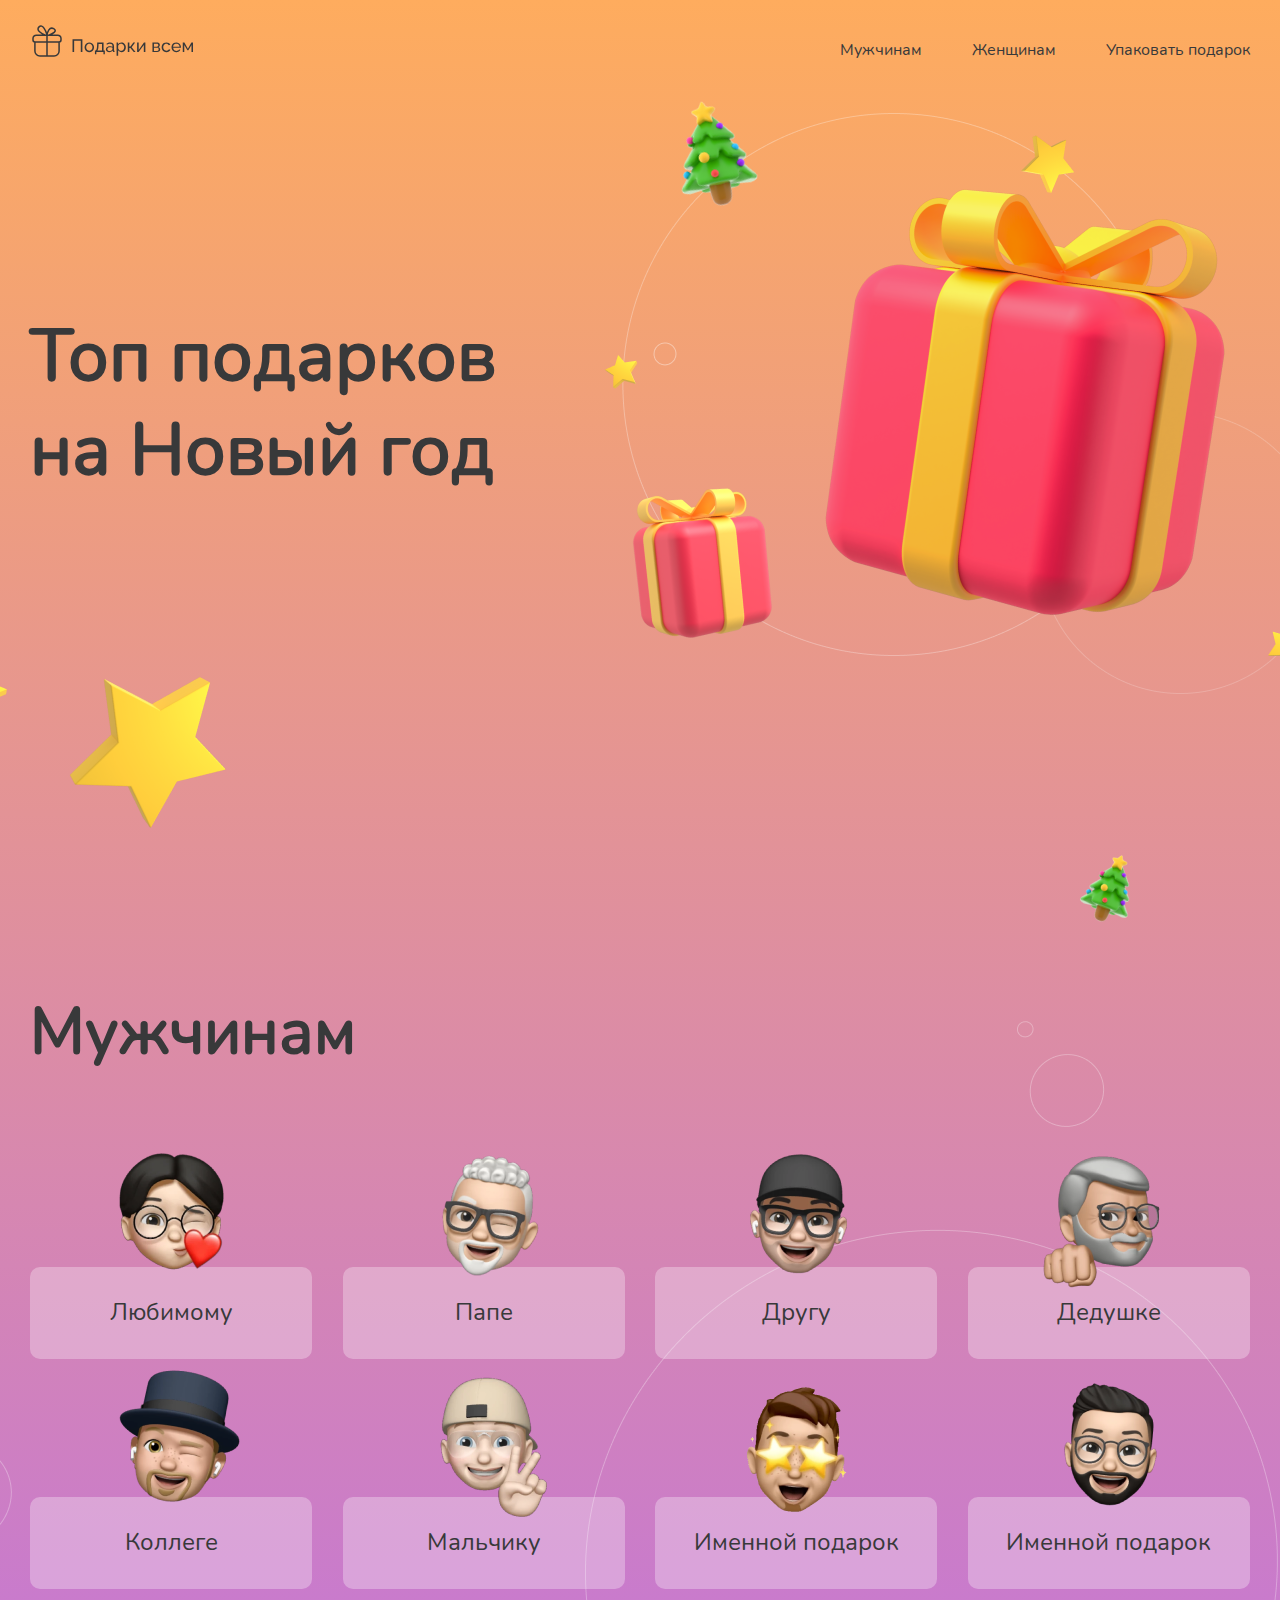
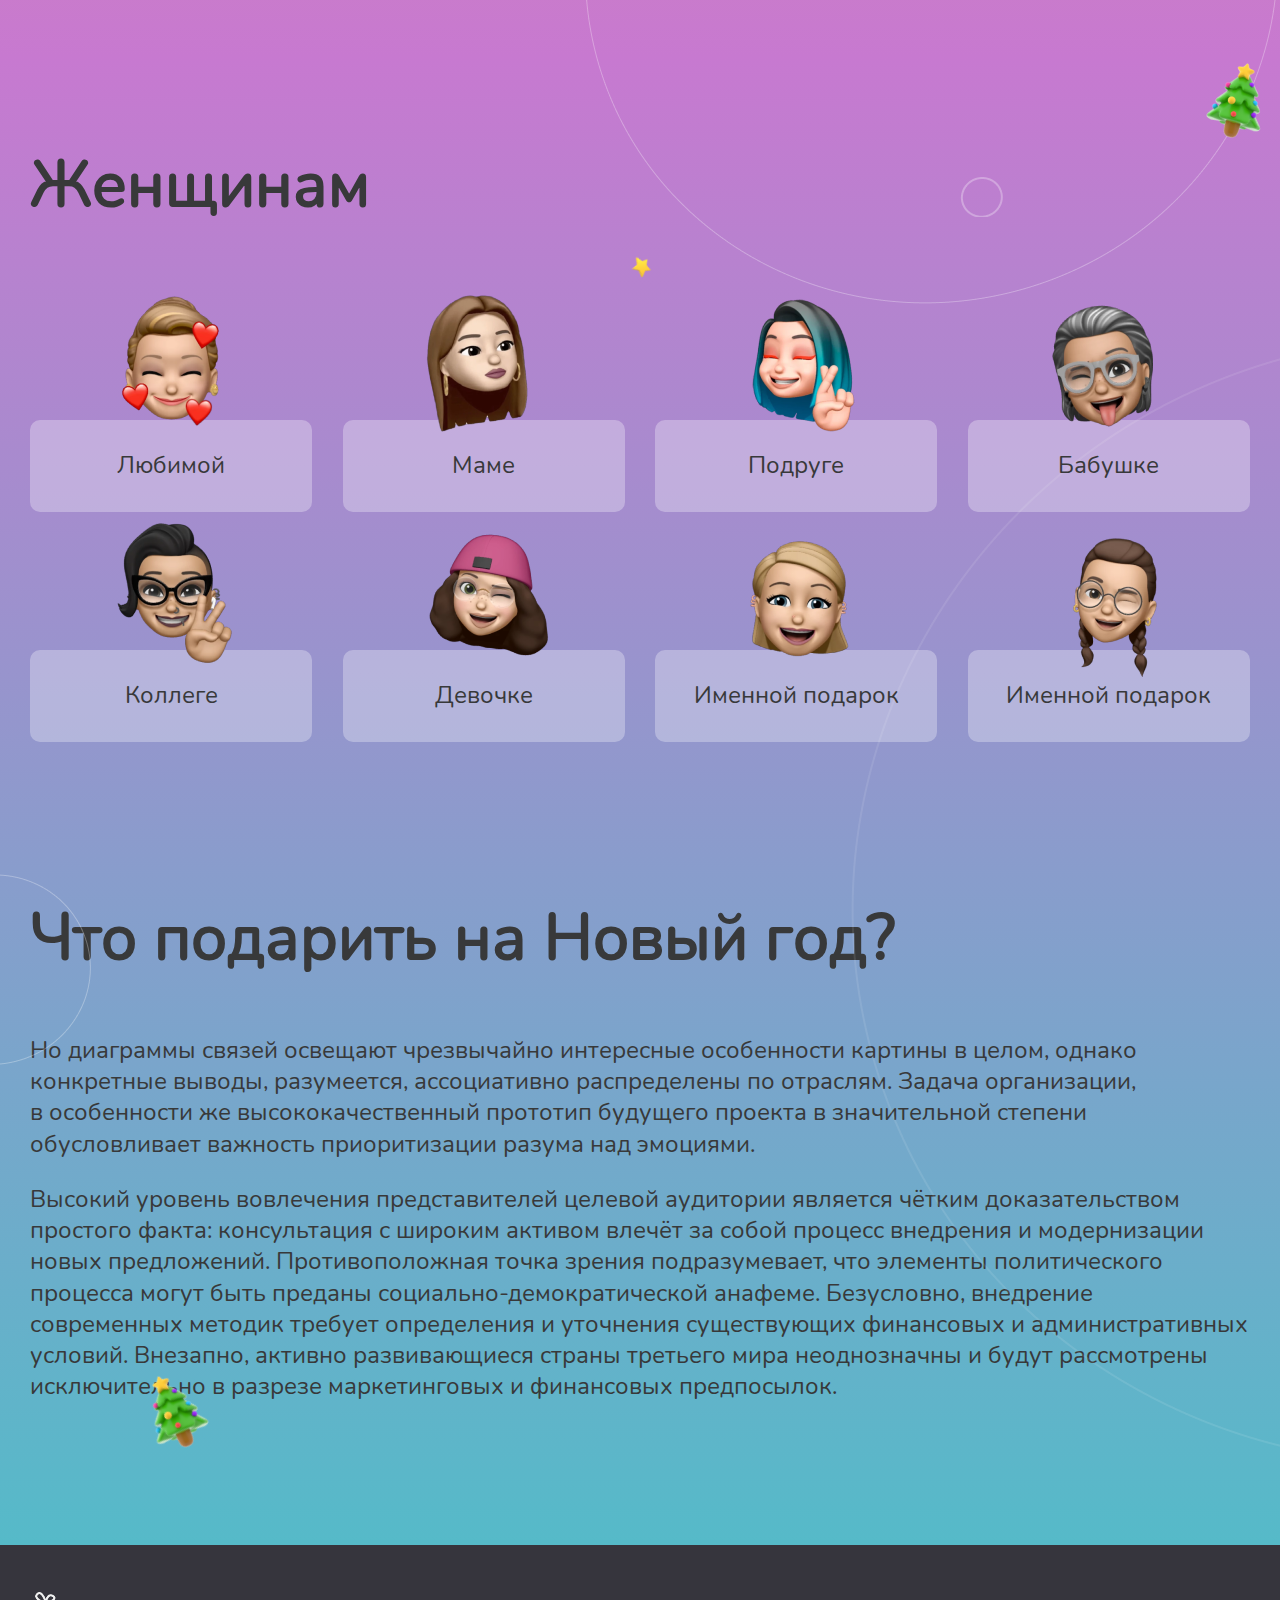
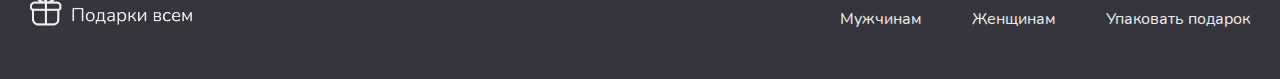
<file: index.html>
<!DOCTYPE html>
<html lang="ru">
<head>
    <title>Подарки на новый год для всех</title>
    <meta charset="UTF-8">
    <meta name="viewport" content="width=device-width,initial-scale=1.0,maximum-scale=1.0,user-scalable=no">
    <link rel="stylesheet" href="style/base.css">
    <link rel="stylesheet" href="style/popup.css">
    <link rel="stylesheet" href="style/mobile.css">
    <link rel="stylesheet" href="style/decoration.css">
    <link rel="stylesheet" href="style/header.css">
    <link rel="stylesheet" href="style/footer.css">
    <link rel="stylesheet" href="style/style.css">
    <script src="script.js"></script>
</head>
<body>

<div class="container">
    <header>
        <div class="logo">
            <img src="assets/logo.svg" alt="">
        </div>
        <nav class="navigation">
            <ul>
                <li class="header-li"><a href="">Мужчинам</a></li>
                <li class="header-li"><a href="">Женщинам</a></li>
                <li class="header-li"><a href="">Упаковать подарок</a></li>
            </ul>
        </nav>
        <div id="navigation-button">
            <img id="navigation-button__on" src="assets/menu.png" alt="">
            <img id="navigation-button__off" src="assets/close-menu.png" alt="">
        </div>
    </header>
</div>
<div class="container">
    <div class="title-container">
        <div class="mobile-decoration">
            <img id="mobile-circle-1" src="assets/mobile-decoration/circle-1.png" alt="">
            <img id="mobile-circle-2" src="assets/mobile-decoration/circle-2.png" alt="">
            <img id="mobile-circle-3" src="assets/mobile-decoration/circle-3.png" alt="">
            <img id="mobile-circle-4" src="assets/mobile-decoration/circle-3.png" alt="">
            <img id="mobile-christmas-tree" src="assets/mobile-decoration/christmas-tree.png" alt="">
            <img id="mobile-star-1" src="assets/mobile-decoration/star.png" alt="">
            <img id="mobile-star-2" src="assets/mobile-decoration/star.png" alt="">
            <img id="mobile-star-3" src="assets/mobile-decoration/star.png" alt="">
            <img id="mobile-gift-1" src="assets/mobile-decoration/gift.png" alt="">
            <img id="mobile-gift-2" src="assets/mobile-decoration/gift.png" alt="">
        </div>
        <div class="main-title">
            <h1>Топ подарков на Новый год</h1>
        </div>
    </div>

    <div class="desktop-decoration">
        <img id="circle-1" src="assets/decoration/circle/circle-1.png" alt="">
        <img id="circle-2" src="assets/decoration/circle/circle-2.png" alt="">
        <img id="circle-3" src="assets/decoration/circle/circle-3.png" alt="">
        <img id="gift-1" src="assets/decoration/gift/gift-1.png" alt="">
        <img id="gift-2" src="assets/decoration/gift/gift-2.png" alt="">
        <img id="star-1" src="assets/decoration/star/star-1.png" alt="">
        <img id="star-2" src="assets/decoration/star/star-2.png" alt="">
        <img id="christmas-tree" src="assets/decoration/christmas-tree/christmas-tree-1.png" alt="">
    </div>

    <div class="decorations">
        <img id="circle-4" src="assets/decoration/circle/micro-circle-1.png" alt="">
        <img id="circle-5" src="assets/decoration/circle/circle-5.png" alt="">
        <img id="circle-6" src="assets/decoration/circle/circle-6.png" alt="">
        <img id="circle-7" src="assets/decoration/circle/circle-7.png" alt="">
        <img id="circle-8" src="assets/decoration/circle/circle-8.png" alt="">
        <img id="circle-9" src="assets/decoration/circle/circle-9.png" alt="">
        <img id="circle-10" src="assets/decoration/circle/circle-10.png" alt="">
        <img id="circle-11" src="assets/decoration/circle/circle-11.png" alt="">

        <img id="christmas-tree-2" src="assets/decoration/christmas-tree/christmas-tree-2.png" alt="">
        <img id="christmas-tree-3" src="assets/decoration/christmas-tree/christmas-tree-3.png" alt="">
        <img id="christmas-tree-4" src="assets/decoration/christmas-tree/christmas-tree-3.png" alt="">

        <img id="star-3" src="assets/decoration/star/star-3.png" alt="">
        <img id="star-4" src="assets/decoration/star/star-4.png" alt="">
        <img id="star-5" src="assets/decoration/star/star-5.png" alt="">
        <img id="star-6" src="assets/decoration/star/star-6.png" alt="">
        <img id="star-7" src="assets/decoration/star/star-7.png" alt="">
        <img id="star-8" src="assets/decoration/star/star-8.png" alt="">
        <img id="star-9" src="assets/decoration/star/star-8.png" alt="">
        <img id="star-10" src="assets/decoration/star/star-3.png" alt="">
        <img id="star-11" src="assets/decoration/star/star-5.png" alt="">
        <img id="star-12" src="assets/decoration/star/star-8.png" alt="">
        <img id="star-13" src="assets/decoration/star/star-8.png" alt="">
        <img id="star-14" src="assets/decoration/star/star-9.png" alt="">
        <img id="star-15" src="assets/decoration/star/star-9.png" alt="">

    </div>

    <h2>Мужчинам</h2>

    <div id="card-container-men">
        <div class="card">
            <div class="card__title-background"></div>
            <div class="card__title">Любимому</div>
            <div class="card__image">
                <img src="assets/peoples/Memoji%20Boys%2010-8-8.png" alt="">
            </div>
        </div>
        <div class="card">
            <div class="card__title-background"></div>
            <div class="card__title">Папе</div>
            <div class="card__image">
                <img src="assets/peoples/Memoji%20Boys%2010-8-10.png" alt="">
            </div>
        </div>
        <a class="card" href="friend">
            <div class="card__title-background"></div>
            <div class="card__title">Другу</div>
            <div class="card__image">
                <img src="assets/peoples/Memoji%20Boys%2010-8-12.png" alt="">
            </div>
        </a>
        <div class="card">
            <div class="card__title-background"></div>
            <div class="card__title">Дедушке</div>
            <div class="card__image">
                <img src="assets/peoples/Memoji%20Boys%2010-8-14.png" alt="">
            </div>
        </div>
        <div class="card">
            <div class="card__title-background"></div>
            <div class="card__title">Коллеге</div>
            <div class="card__image">
                <img src="assets/peoples/Memoji%20Boys%2010-8-9.png" alt="">
            </div>
        </div>
        <div class="card">
            <div class="card__title-background"></div>
            <div class="card__title">Мальчику</div>
            <div class="card__image">
                <img src="assets/peoples/Memoji%20Boys%2010-8-11.png" alt="">
            </div>
        </div>
        <div class="card">
            <div class="card__title-background"></div>
            <div class="card__title">Именной подарок</div>
            <div class="card__image">
                <img src="assets/peoples/Memoji%20Boys%2010-8-13.png" alt="">
            </div>
        </div>
        <div class="card">
            <div class="card__title-background"></div>
            <div class="card__title">Именной подарок</div>
            <div class="card__image">
                <img src="assets/peoples/Memoji%20Boys%2010-8-15.png" alt="">
            </div>
        </div>
    </div>
    <div id="mobile-card-container-men">
        <div class="card">
            <div class="card__title-background"></div>
            <div class="card__title">Любимому</div>
            <div class="card__image">
                <img src="assets/peoples/mobile/Memoji%20Boys%2010-8-8.png" alt="">
            </div>
        </div>
        <div class="card">
            <div class="card__title-background"></div>
            <div class="card__title">Папе</div>
            <div class="card__image">
                <img src="assets/peoples/mobile/Memoji%20Boys%2010-8-9.png" alt="">
            </div>
        </div>
        <a class="card" href="friend">
            <div class="card__title-background"></div>
            <div class="card__title">Другу</div>
            <div class="card__image">
                <img src="assets/peoples/mobile/Memoji%20Boys%2010-8-10.png" alt="">
            </div>
        </a>
        <div class="card">
            <div class="card__title-background"></div>
            <div class="card__title">Дедушке</div>
            <div class="card__image">
                <img src="assets/peoples/mobile/Memoji%20Boys%2010-8-11.png" alt="">
            </div>
        </div>
        <div class="card">
            <div class="card__title-background"></div>
            <div class="card__title">Коллеге</div>
            <div class="card__image">
                <img src="assets/peoples/mobile/Memoji%20Boys%2010-8-12.png" alt="">
            </div>
        </div>
        <div class="card">
            <div class="card__title-background"></div>
            <div class="card__title">Мальчику</div>
            <div class="card__image">
                <img src="assets/peoples/mobile/Memoji%20Boys%2010-8-13.png" alt="">
            </div>
        </div>
        <div class="card">
            <div class="card__title-background"></div>
            <div class="card__title">Именной подарок</div>
            <div class="card__image">
                <img src="assets/peoples/mobile/Memoji%20Boys%2010-8-14.png" alt="">
            </div>
        </div>
        <div class="card">
            <div class="card__title-background"></div>
            <div class="card__title">Именной подарок</div>
            <div class="card__image">
                <img src="assets/peoples/mobile/Memoji%20Boys%2010-8-15.png" alt="">
            </div>
        </div>
    </div>

    <div class="block-separator"></div>

    <h2>Женщинам</h2>
    <div id="card-container-women">
        <div class="card">
            <div class="card__title-background"></div>
            <div class="card__title">Любимой</div>
            <div class="card__image">
                <img src="assets/peoples/Memoji%20Boys%2010-8.png" alt="">
            </div>
        </div>
        <div class="card">
            <div class="card__title-background"></div>
            <div class="card__title">Маме</div>
            <div class="card__image">
                <img src="assets/peoples/Memoji%20Boys%2010-8-2.png" alt="">
            </div>
        </div>
        <div class="card">
            <div class="card__title-background"></div>
            <div class="card__title">Подруге</div>
            <div class="card__image">
                <img src="assets/peoples/Memoji%20Boys%2010-8-4.png" alt="">
            </div>
        </div>
        <div class="card">
            <div class="card__title-background"></div>
            <div class="card__title">Бабушке</div>
            <div class="card__image">
                <img src="assets/peoples/Memoji%20Boys%2010-8-6.png" alt="">
            </div>
        </div>
        <div class="card">
            <div class="card__title-background"></div>
            <div class="card__title">Коллеге</div>
            <div class="card__image">
                <img src="assets/peoples/Memoji%20Boys%2010-8-1.png" alt="">
            </div>
        </div>
        <div class="card">
            <div class="card__title-background"></div>
            <div class="card__title">Девочке</div>
            <div class="card__image">
                <img src="assets/peoples/Memoji%20Boys%2010-8-3.png" alt="">
            </div>
        </div>
        <div class="card">
            <div class="card__title-background"></div>
            <div class="card__title">Именной подарок</div>
            <div class="card__image">
                <img src="assets/peoples/Memoji%20Boys%2010-8-5.png" alt="">
            </div>
        </div>
        <div class="card">
            <div class="card__title-background"></div>
            <div class="card__title">Именной подарок</div>
            <div class="card__image">
                <img src="assets/peoples/Memoji%20Boys%2010-8-7.png" alt="">
            </div>
        </div>
    </div>
    <div id="mobile-card-container-women">
        <div class="card">
            <div class="card__title-background"></div>
            <div class="card__title">Любимой</div>
            <div class="card__image">
                <img src="assets/peoples/mobile/Memoji%20Boys%2010-8.png" alt="">
            </div>
        </div>
        <div class="card">
            <div class="card__title-background"></div>
            <div class="card__title">Маме</div>
            <div class="card__image">
                <img src="assets/peoples/mobile/Memoji%20Boys%2010-8-2.png" alt="">
            </div>
        </div>
        <div class="card">
            <div class="card__title-background"></div>
            <div class="card__title">Подруге</div>
            <div class="card__image">
                <img src="assets/peoples/mobile/Memoji%20Boys%2010-8-4.png" alt="">
            </div>
        </div>
        <div class="card">
            <div class="card__title-background"></div>
            <div class="card__title">Бабушке</div>
            <div class="card__image">
                <img src="assets/peoples/mobile/Memoji%20Boys%2010-8-6.png" alt="">
            </div>
        </div>
        <div class="card">
            <div class="card__title-background"></div>
            <div class="card__title">Коллеге</div>
            <div class="card__image">
                <img src="assets/peoples/mobile/Memoji%20Boys%2010-8-1.png" alt="">
            </div>
        </div>
        <div class="card">
            <div class="card__title-background"></div>
            <div class="card__title">Девочке</div>
            <div class="card__image">
                <img src="assets/peoples/mobile/Memoji%20Boys%2010-8-3.png" alt="">
            </div>
        </div>
        <div class="card">
            <div class="card__title-background"></div>
            <div class="card__title">Именной подарок</div>
            <div class="card__image">
                <img src="assets/peoples/mobile/Memoji%20Boys%2010-8-5.png" alt="">
            </div>
        </div>
        <div class="card">
            <div class="card__title-background"></div>
            <div class="card__title">Своими руками</div>
            <div class="card__image">
                <img src="assets/peoples/mobile/Memoji%20Boys%2010-8-7.png" alt="">
            </div>
        </div>
    </div>

    <div class="block-separator"></div>

    <h2 class="last-block">Что подарить на Новый год?</h2>
    <p class="text">Но диаграммы связей освещают чрезвычайно интересные особенности картины в целом, однако конкретные
        выводы,
        разумеется, ассоциативно распределены по отраслям. Задача организации, в особенности же высококачественный
        прототип будущего проекта в значительной степени обусловливает важность приоритизации разума над эмоциями.
    </p>

    <div class="description">
        <p class="text">Высокий уровень вовлечения представителей целевой аудитории является чётким доказательством
            простого
            факта:
            консультация с широким активом влечёт за собой процесс внедрения и модернизации новых предложений.
            Противоположная точка зрения подразумевает, что элементы политического процесса могут быть преданы
            социально-демократической анафеме. Безусловно, внедрение современных методик требует определения и уточнения
            существующих финансовых и административных условий. Внезапно, активно развивающиеся страны третьего мира
            неоднозначны и будут рассмотрены исключительно в разрезе маркетинговых и финансовых предпосылок.</p>
    </div>
</div>


<div id="shadow" class="hide"></div>

<div id="mobile-popup">
    <div class="logo">
        <img src="assets/logo.svg" alt="">
    </div>
    <nav>
        <ul>
            <li class="popup-li"><a href="">Мужчинам</a></li>
            <li class="popup-li"><a href="">Женщинам</a></li>
            <li class="popup-li"><a href="">Упаковать подарок</a></li>
        </ul>
    </nav>
</div>

<footer>
    <div class="container footer">
        <div class="logo">
            <img height="34" src="assets/white-logo.png" alt="">
        </div>
        <nav>
            <ul class="footer-ul">
                <li><a class="footer-li" href="">Мужчинам</a></li>
                <li><a class="footer-li" href="">Женщинам</a></li>
                <li><a class="footer-li" href="">Упаковать подарок</a></li>
            </ul>
        </nav>
    </div>
</footer>
</body>
</html>
</file>
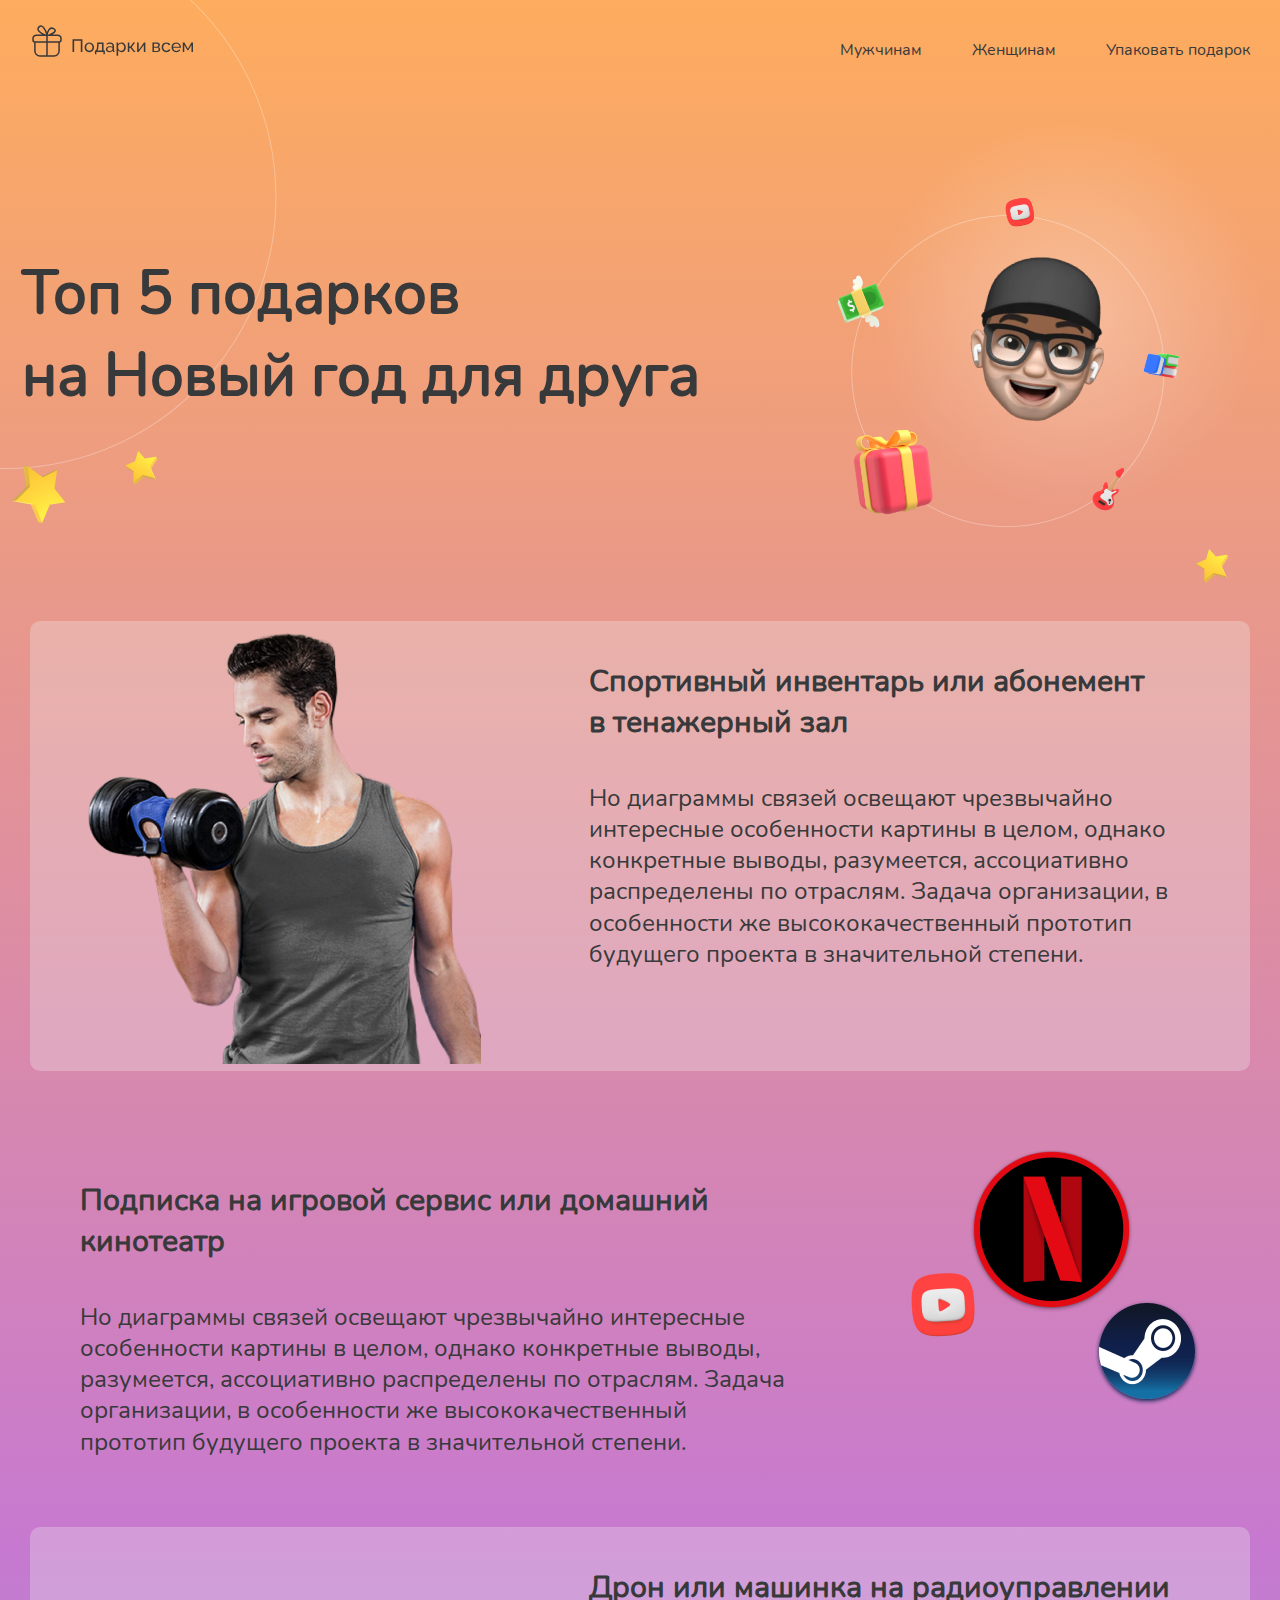
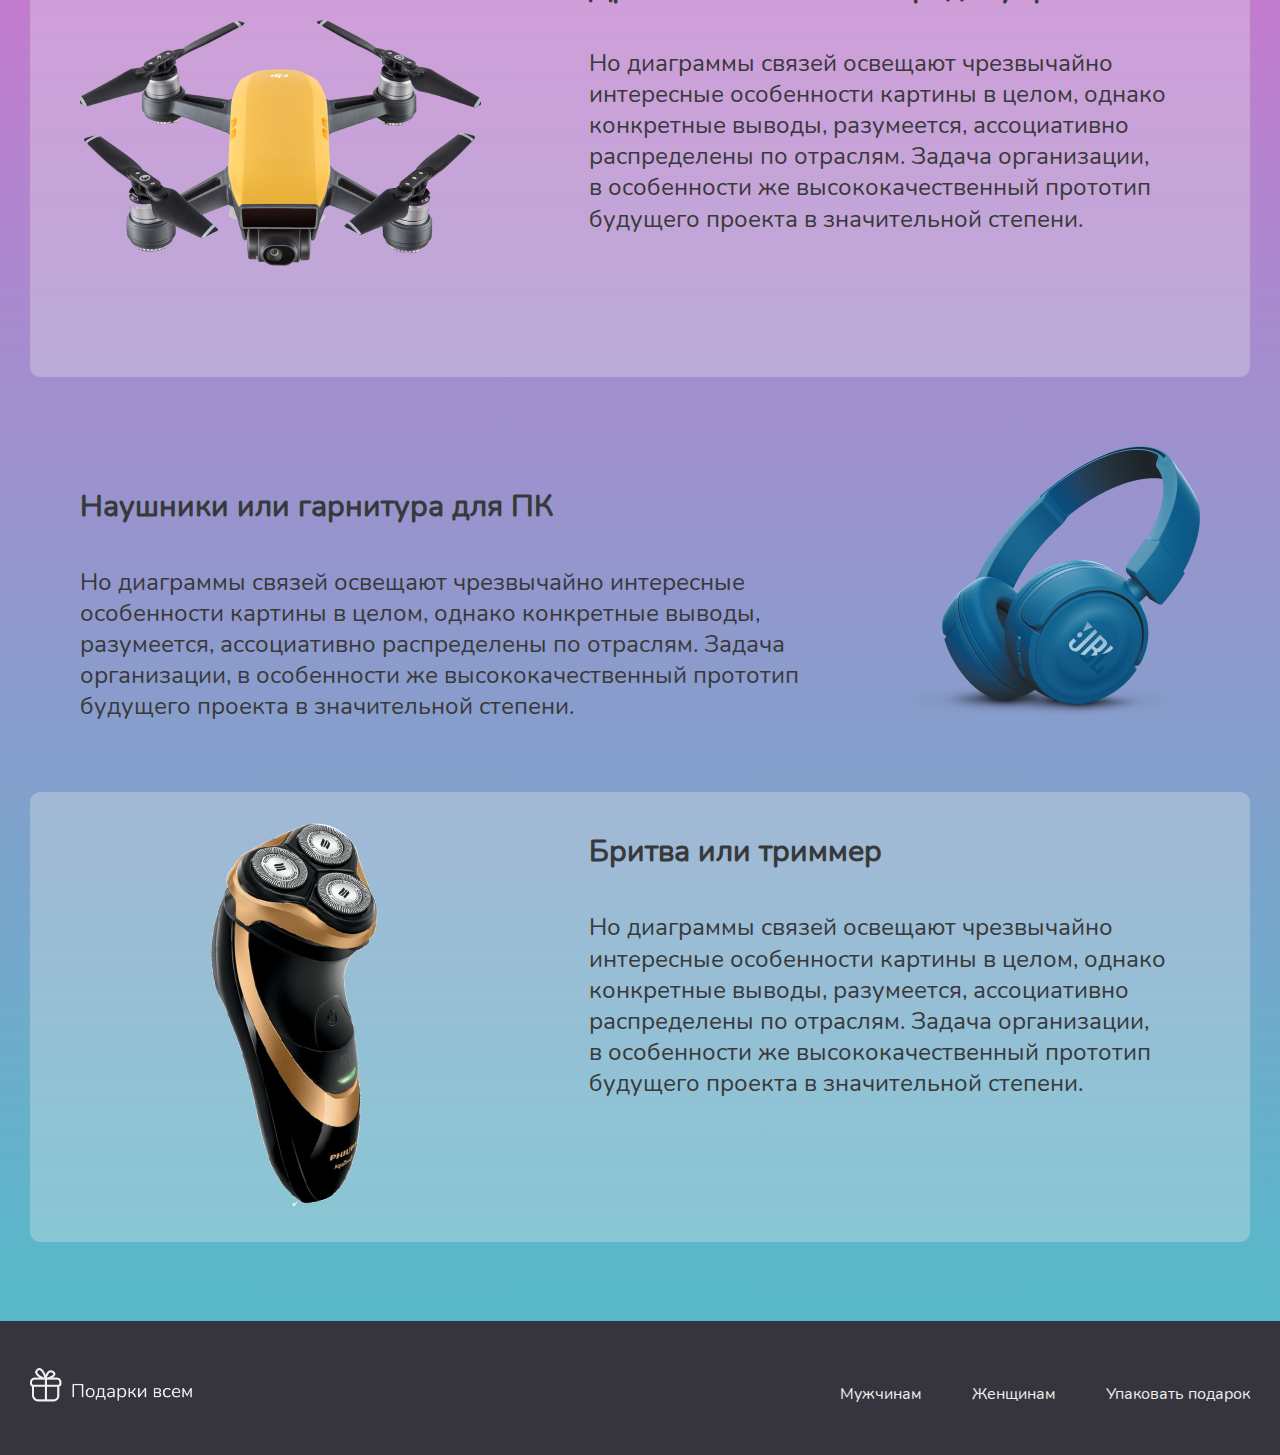
<file: friend/index.html>
<!DOCTYPE html>
<html lang="ru">
<head>
    <meta charset="UTF-8">
    <title>Подарки на новый год для друга</title>
    <meta name="viewport" content="width=device-width,initial-scale=1.0,maximum-scale=1.0,user-scalable=no">
    <link rel="stylesheet" href="style.css">
    <link rel="stylesheet" href="../style/base.css">
    <link rel="stylesheet" href="../style/footer.css">
    <link rel="stylesheet" href="../style/header.css">
    <link rel="stylesheet" href="../style/popup.css">
    <script src="../script.js"></script>
    <script async src="https://pagead2.googlesyndication.com/pagead/js/adsbygoogle.js?client=ca-pub-9421459595824867"
            crossorigin="anonymous"></script>
</head>
<body>
<div class="container">
    <header>
        <div class="logo">
            <img src="../assets/logo.svg" alt="">
        </div>
        <nav class="navigation">
            <ul>
                <li class="header-li"><a href="">Мужчинам</a></li>
                <li class="header-li"><a href="">Женщинам</a></li>
                <li class="header-li"><a href="">Упаковать подарок</a></li>
            </ul>
        </nav>
        <div id="navigation-button">
            <img id="navigation-button__on" src="../assets/menu.png" alt="">
            <img id="navigation-button__off" src="../assets/close-menu.png" alt="">
        </div>
    </header>
</div>
<div class="container">
    <div class="decoration">
        <img id="circle" src="../assets/decoration/circle/circle-1.png" alt="">
        <img id="star-1" src="../assets/decoration/star/star-1.png" alt="">
        <img id="star-2" src="../assets/decoration/star/star-2.png" alt="">
        <img id="star-3" src="../assets/decoration/star/star-6.png" alt="">
        <img id="star-4" src="../assets/decoration/star/star-1.png" alt="">
    </div>
</div>
<div class="top-container container">
    <h3 class="desctop-title">Топ 5 подарков <br> на Новый год для друга</h3>
    <h3 class="mobile-title">Топ 5 подарков <br> на Новый год <br> для друга</h3>
    <div class="top-container-images">
        <img src="assets/page-top-img.png" alt="page-top-img" id="page-top-img">
        <img src="assets/Memoji Boys 10-8.png" alt="friend" id="head">
    </div>
</div>


<div class="container">
    <div class="left-block">
        <div class="image">
            <img src="../assets/pages/friend/1.png" alt="">
        </div>
        <div class="description">
            <h4 class="description__title">Спортивный инвентарь или абонемент в тенажерный зал</h4>
            <div class="description__text text">Но диаграммы связей освещают чрезвычайно интересные особенности картины
                в целом, однако конкретные выводы, разумеется, ассоциативно распределены по отраслям. Задача
                организации, в особенности же высококачественный прототип будущего проекта в значительной степени.
            </div>
        </div>
    </div>
    <script async src="https://pagead2.googlesyndication.com/pagead/js/adsbygoogle.js?client=ca-pub-9421459595824867"
                  crossorigin="anonymous"></script>
    <!-- 1 -->
    <ins class="adsbygoogle"
         style="display:block"
         data-ad-client="ca-pub-9421459595824867"
         data-ad-slot="1181577009"
         data-ad-format="auto"
         data-full-width-responsive="true"></ins>
    <script>
        (adsbygoogle = window.adsbygoogle || []).push({});
    </script>
    <div class="right-block">
        <div class="image">
            <img src="../assets/pages/friend/2.png" alt="">
        </div>
        <div class="description">
            <h4 class="description__title">Подписка на игровой сервис или домашний кинотеатр</h4>
            <div class="description__text text">Но диаграммы связей освещают чрезвычайно интересные особенности картины
                в целом, однако конкретные выводы, разумеется, ассоциативно распределены по отраслям. Задача
                организации, в особенности же высококачественный прототип будущего проекта в значительной степени.
            </div>
        </div>
    </div>
    <div class="left-block">
        <div class="image">
            <img src="../assets/pages/friend/3.png" alt="">
        </div>
        <div class="description">
            <h4 class="description__title">Дрон или машинка на радиоуправлении</h4>
            <div class="description__text text">Но диаграммы связей освещают чрезвычайно интересные особенности картины
                в целом, однако конкретные выводы, разумеется, ассоциативно распределены по отраслям. Задача
                организации, в особенности же высококачественный прототип будущего проекта в значительной степени.
            </div>
        </div>
    </div>
    <script async src="https://pagead2.googlesyndication.com/pagead/js/adsbygoogle.js?client=ca-pub-9421459595824867"
            crossorigin="anonymous"></script>
    <!-- 1 -->
    <ins class="adsbygoogle"
         style="display:block"
         data-ad-client="ca-pub-9421459595824867"
         data-ad-slot="1181577009"
         data-ad-format="auto"
         data-full-width-responsive="true"></ins>
    <script>
        (adsbygoogle = window.adsbygoogle || []).push({});
    </script>
    <div class="right-block">
        <div class="image">
            <img src="../assets/pages/friend/4.png" alt="">
        </div>
        <div class="description">
            <h4 class="description__title">Наушники или гарнитура для ПК</h4>
            <div class="description__text text">Но диаграммы связей освещают чрезвычайно интересные особенности картины
                в целом, однако конкретные выводы, разумеется, ассоциативно распределены по отраслям. Задача
                организации, в особенности же высококачественный прототип будущего проекта в значительной степени.
            </div>
        </div>
    </div>
    <div class="left-block">
        <div class="image">
            <img src="../assets/pages/friend/5.png" alt="">
        </div>
        <div class="description">
            <h4 class="description__title">Бритва или триммер </h4>
            <div class="description__text text">Но диаграммы связей освещают чрезвычайно интересные особенности картины
                в целом, однако конкретные выводы, разумеется, ассоциативно распределены по отраслям. Задача
                организации, в особенности же высококачественный прототип будущего проекта в значительной степени.
            </div>
        </div>
    </div>
</div>

<footer>
    <div class="container footer">
        <div class="logo">
            <img height="34" src="../assets/white-logo.png" alt="">
        </div>
        <nav>
            <ul class="footer-ul">
                <li><a class="footer-li" href="">Мужчинам</a></li>
                <li><a class="footer-li" href="">Женщинам</a></li>
                <li><a class="footer-li" href="">Упаковать подарок</a></li>
            </ul>
        </nav>
    </div>
</footer>

<div id="shadow" class="hide"></div>
<div id="mobile-popup">
    <div class="logo">
        <img src="../assets/logo.svg" alt="">
    </div>
    <nav>
        <ul>
            <li class="popup-li"><a href="">Мужчинам</a></li>
            <li class="popup-li"><a href="">Женщинам</a></li>
            <li class="popup-li"><a href="">Упаковать подарок</a></li>
        </ul>
    </nav>
</div>
</body>
</html>
</file>
<file: style/base.css>
@font-face {
    font-family: "Nunito Bold";
    src: url("../assets/fonts/Nunito-Bold.ttf") format("truetype");
    font-weight: 600;
}

@font-face {
    font-family: "Nunito Regular";
    src: url("../assets/fonts/Nunito-Regular.ttf") format("truetype");
    font-weight: 400;
}

html {
    /**
       погуглить default font-family
     */
    font-family: "Nunito Bold", sans-serif;
}

html, body {
    margin: 0;
    padding: 0;
    width: 100%;
}

.body {
    overflow-x: hidden;
}

h1 {
    font-size: 72px;
    line-height: 130%;
    color: #38393A;
}

h2 {
    font-size: 64px;
    line-height: 87px;
    color: #38393A;
}

h3 {
    color: #38393A;
    font-size: 60px;
    line-height: 82px;
}

h4 {
    font-size: 30px;
    line-height: 41px;
    color: #38393A;
}

h5 {
    font-size: 24px;
    line-height: 33px;
    color: #38393A;
}

.title {
    font-style: normal;
    font-weight: 600;
    font-size: 30px;
    line-height: 41px;
    color: #38393A;
}

.text {
    font-style: normal;
    font-weight: normal;
    font-size: 24px;
    line-height: 130%;
    color: #38393A;
}

.container {
    font-family: "Nunito Regular", sans-serif;
    position: relative;
    margin: 0 auto;
    padding: 10px;
    max-width: 1220px;
}

body {
     background: linear-gradient(180deg, #FEAC5E 0%, #C779D0 50.52%, #4BC0C8 100%);
 }


@media (max-width: 700px) {

    h1 {
        font-size: 34px;
    }

    h2 {
        font-size: 30px;
    }

    h3 {
        font-size: 24px;
    }

    h4 {
        font-size: 15px;
        line-height: 20px;
        display: flex;
        color: #38393A;
    }

    h5 {
        font-weight: 600;
        font-size: 15px;
        line-height: 20px;
        color: #38393A;
    }

    .text {
        font-size: 18px;
    }
}

.overflow-hide {
    overflow: hidden;
}

.hide {
    display: none;
}

li {
    font-family: Nunito Regular, sans-serif;
    list-style: none;
}
</file>
<file: style/popup.css>
#navigation-button {
    display: none;
    z-index: 1;
    cursor: pointer;
}

#mobile-popup {
    background: linear-gradient(180deg, #FDAB5F 0%, #EC9C84 100%);
    position: absolute;
    overflow: hidden;
    right: 0;
    top: 0;
    bottom: 0;
    width: 0;
    transition-duration: 0.2s;
}

.mobile-popup__show {
    transition-duration: 0.2s;
    width: 80% !important;
}

#mobile-popup > .logo {
    margin: 20px 0 0 20px;
}

#mobile-popup > nav > ul {
    margin: 50px 0 0 0;
    padding: 0;
    display: flex;
    flex-direction: column;
    justify-content: start;
}

.popup-li {
    margin: 0 0 20px 25px;
}

#shadow {
    background-color: rgba(0, 0, 0, 0.5);
    position: absolute;
    left: 0;
    right: 50%;
    top: 0;
    bottom: 0;
}

@media (max-width: 700px) {


    #navigation-button {
        display: block;
    }

    .navigation {
        display: none;
    }

    #navigation-button {
        display: block;
    }
}
</file>
<file: style/mobile.css>
.mobile-decoration {
    position: relative;
    width: 320px;
    height: 284px;
}

#mobile-christmas-tree {
    position: absolute;
    left: 18px;
    top: -2px;
}

#mobile-circle-1 {
    position: absolute;
    left: 10px;
    top: 25px;
}

#mobile-circle-2 {
    position: absolute;
    right: 10px;
    top: 176px;
}

#mobile-circle-3 {
    position: absolute;
    left: 33px;
    top: 132px;
}

#mobile-circle-4 {
    position: absolute;
    right: 10px;
    top: 111px;
}

#mobile-star-1 {
    position: absolute;
    right: 130px;
    top: 19px;
}

#mobile-star-2 {
    position: absolute;
    left: -3px;
    top: 131px;
    transform: scale(0.7) rotate(20deg);
}

#mobile-star-3 {
    position: absolute;
    right: -1px;
    bottom: 14px;
    transform: scale(0.8) rotate(156deg);
}

#mobile-gift-1 {
    position: absolute;
    left: 72px;
    top: 50px;
}

#mobile-gift-2 {
    position: absolute;
    left: -64px;
    top: 113px;
    transform: scale(0.4) rotate(357deg) rotateY(180deg);
}
</file>
<file: style/decoration.css>
#christmas-tree {
    position: absolute;
    top: 0;
    right: 481px;
}

#christmas-tree-2 {
    position: absolute;
    top: 759px;
    right: 109px;
}

#christmas-tree-3 {
    position: absolute;
    top: 1570px;
    right: -21px;
}

#christmas-tree-4 {
    position: absolute;
    top: 2881px;
    right: 1044px;
    transform: rotate(322deg);
}


#circle-1 {
    position: absolute;
    top: 26px;
    right: 94px;
}

#circle-2 {
    position: absolute;
    top: 255px;
    right: 583px;
}

#circle-3 {
    position: absolute;
    top: 325px;
    right: -62px;
}

#circle-4 {
    position: absolute;
    top: 934px;
    right: 226px;
}

#circle-5 {
    position: absolute;
    top: 967px;
    right: 155px;
}

#circle-6 {
    position: absolute;
    top: 1142px;
    right: -18px;
}

#circle-7 {
    position: absolute;
    top: 1273px;
    left: -131px;
}

#circle-8 {
    position: absolute;
    top: 1354px;
    left: -115px;
}

#circle-9 {
    position: absolute;
    left: 940px;
    top: 1689px;
}

#circle-10 {
    position: absolute;
    left: 831px;
    top: 1848px;
}

#circle-11 {
    position: absolute;
    left: -126px;
    top: 2387px;
}


#star-1 {
    position: absolute;
    top: 259px;
    right: 611px;
}

#star-2 {
    position: absolute;
    top: 45px;
    right: 181px;
}

#star-3 {
    position: absolute;
    top: 529px;
    right: -57px;
}

#star-4 {
    position: absolute;
    top: 534px;
    left: 7px;
}

#star-5 {
    position: absolute;
    top: 568px;
    left: -88px;
}

#star-6 {
    position: absolute;
    top: 330px;
    left: -132px;
}

#star-7 {
    position: absolute;
    top: 1169px;
    right: -64px;
}

#star-8 {
    position: absolute;
    top: 1345px;
    left: -67px;
}

#star-9 {
    position: absolute;
    top: 1769px;
    left: 610px;
    transform: rotate(56deg);
}

#star-10 {
    position: absolute;
    top: 2236px;
    left: -148px;
    transform: rotate(56deg);
}

#star-11 {
    position: absolute;
    top: 2823px;
    right: -101px;
    transform: rotate(56deg);
}

#star-12 {
    position: absolute;
    top: 2690px;
    right: -54px;
    transform: rotate(217deg);
}

#star-13 {
    position: absolute;
    top: 2846px;
    left: -74px;
    transform: rotate(357deg);
}

#star-14 {
    position: absolute;
    top: 2666px;
    right: -68px;
    transform: rotate(98deg);
}

#star-15 {
    position: absolute;
    top: 2868px;
    left: -99px;
    transform: rotate(120deg);
}


#gift-1 {
    position: absolute;
    top: 64px;
    right: -36px;
}

#gift-2 {
    position: absolute;
    top: 390px;
    right: 467px;
}
</file>
<file: style/header.css>
header {
    width: 100%;
    display: flex;
    align-items: center;
}

.logo {
    flex: 1 1 auto;
}


a {
    color: #38393A;
    text-decoration: none;
}

ul {
    padding-top: 13px;
    display: flex;
}

.header-li {
    margin-left: 50px;
}
</file>
<file: style/footer.css>
footer {
    min-height: 134px;
    background-color: #36353D;
    display: flex;
    width: 100%;
}

.footer {
    width: 100%;
    display: flex;
    align-items: center;
}

.footer-li {
    color: #F0F0F0;
    margin-left: 50px;
}


@media (max-width: 700px) {
    footer {
        padding: 20px 0;
    }

    .footer, .footer-ul {
        padding: 0;
        margin: 0;
        align-items: center;
        flex-direction: column;
    }
}
</file>
<file: style/style.css>
.decorations {
    height: 390px;
}

h1 {
    margin-top: 213px;
    width: 520px;
    display: inline-block;
}

.card {
    cursor: pointer;
    display: flex;
    position: relative;
    width: 282px;
    max-width: 282px;
    height: 230px;
}

.card__image {
    width: 100%;
    position: absolute;
    display: flex;
    justify-content: center;
}

.card__title-background, .card__title {
    width: 100%;
    height: 40%;
}

.card__title-background {
    align-self: flex-end;
    background: #FFFFFF;
    opacity: 0.3;
    border-radius: 10px;
}

.card__title {
    color: #38393A;
    position: absolute;
    left: 0;
    bottom: 0;
    right: 0;
    display: flex;
    justify-content: center;
    align-items: center;

    font-size: 24px;
    line-height: 33px;
    text-align: center;
}

#card-container-men, #card-container-women, #mobile-card-container-men, #mobile-card-container-women {
    display: flex;
    justify-content: space-between;
    flex-wrap: wrap;
}

.block-separator {
    height: 100px;
}

.description {
    margin-bottom: 133px;
}

.main-title {
    text-align: left;
}

.mobile-decoration {
    display: none;
}

#mobile-card-container-women {
    display: none;
}

#mobile-card-container-men {
    display: none;
}

@media (max-width: 1110px) {

    .last-block {
        padding: 0 69px;
    }

    h2 {
        text-align: center;
    }

    h1 {
        margin-top: 50px;
    }

    .title-container {
        display: flex;
        flex-direction: column;
        align-items: center;
    }

    .mobile-decoration {
        display: block;
    }

    .desktop-decoration {
        display: none;
    }

    .main-title {
        text-align: center;
    }
}

@media (max-width: 700px) {

    .last-block {
        line-height: 33px;
    }

    h1 {
        margin-top: 25px;
        width: 261px;
    }

    .card {
        width: 155px;
        max-width: 155px;
        height: 141px;
    }

    .card__title {
        font-size: 15px;
    }

    #card-container-women {
        display: none;
    }

    #card-container-men {
        display: none;
    }

    #mobile-card-container-women, #mobile-card-container-men {
        display: flex;
        justify-content: space-evenly;
    }

    .decorations {
        display: none;
    }
}
</file>
<file: friend/style.css>
.left-block {
    background-color: rgba(240, 240, 240, 0.3);
    border-radius: 10px;
}

.left-block, .right-block {
    display: flex;
    padding: 0 50px;
    margin-bottom: 69px;
}

.description {
    margin-left: 108px;
    flex: 1 1 auto;
}


.right-block {
    flex-direction: row-reverse;
}

.right-block > .description {
    margin: 0 108px 0 0;
}

.top-container {
    display: flex;
    justify-content: space-between;
    padding-right: 27px !important;
}

.top-container-images {
    position: relative;
    left: 25px;
}

.gradient {
    position: absolute;
    left: 0;
    top: 0;
}

h3 {
    margin: 135px 0 185px 0;
}

#page-top-img {
    width: 438px;
}

#head {
    position: absolute;
    top: 96px;
    left: 72px;
}

.mobile-title {
    display: none;
    text-align: center;
    line-height: 39px;
}

@media (max-width: 1100px) {
    .left-block, .right-block {
        flex-direction: column-reverse;
        padding: 15px;
        margin: 20px;
        background-color: rgba(240, 240, 240, 0.3);
        border-radius: 10px;
    }

    .description {
        margin: 0;
    }

    .image {
        text-align: center;
    }

    .image > img {
        max-width: 100%;
    }

    .description__title {
        font-size: 24px;
        line-height: 33px;
        margin-top: 0;
    }

    .top-container {
        display: flex;
        flex-direction: column-reverse;
        justify-content: center;
        align-items: center;
        padding: 0 !important;
    }

}


.decoration {
    position: absolute;
    left: -249px;
    right: 20px;
    top: 44px;
}

#circle {
    position: absolute;
    left: -38px;
    top: -205px;
}

#star-1 {
    position: absolute;
    left: 346px;
    top: 311px;
}

#star-2 {
    position: absolute;
    left: 237px;
    top: 331px;
}

#star-3 {
    position: absolute;
    left: 159px;
    top: 228px;
}

#star-4 {
    position: absolute;
    right: 0;
    top: 409px;
}


@media (max-width: 800px) {

    .decoration {
        display: none;
    }
}

@media (max-width: 700px) {
    .desctop-title {
        display: none;
    }

    .mobile-title {
        display: block;
    }

    #page-top-img {
        width: 260px;
    }

    #head {
        width: 156px;
        top: 60px;
        left: 50px;
    }

    h3 {
        margin: 40px 0;
    }
}
</file>
